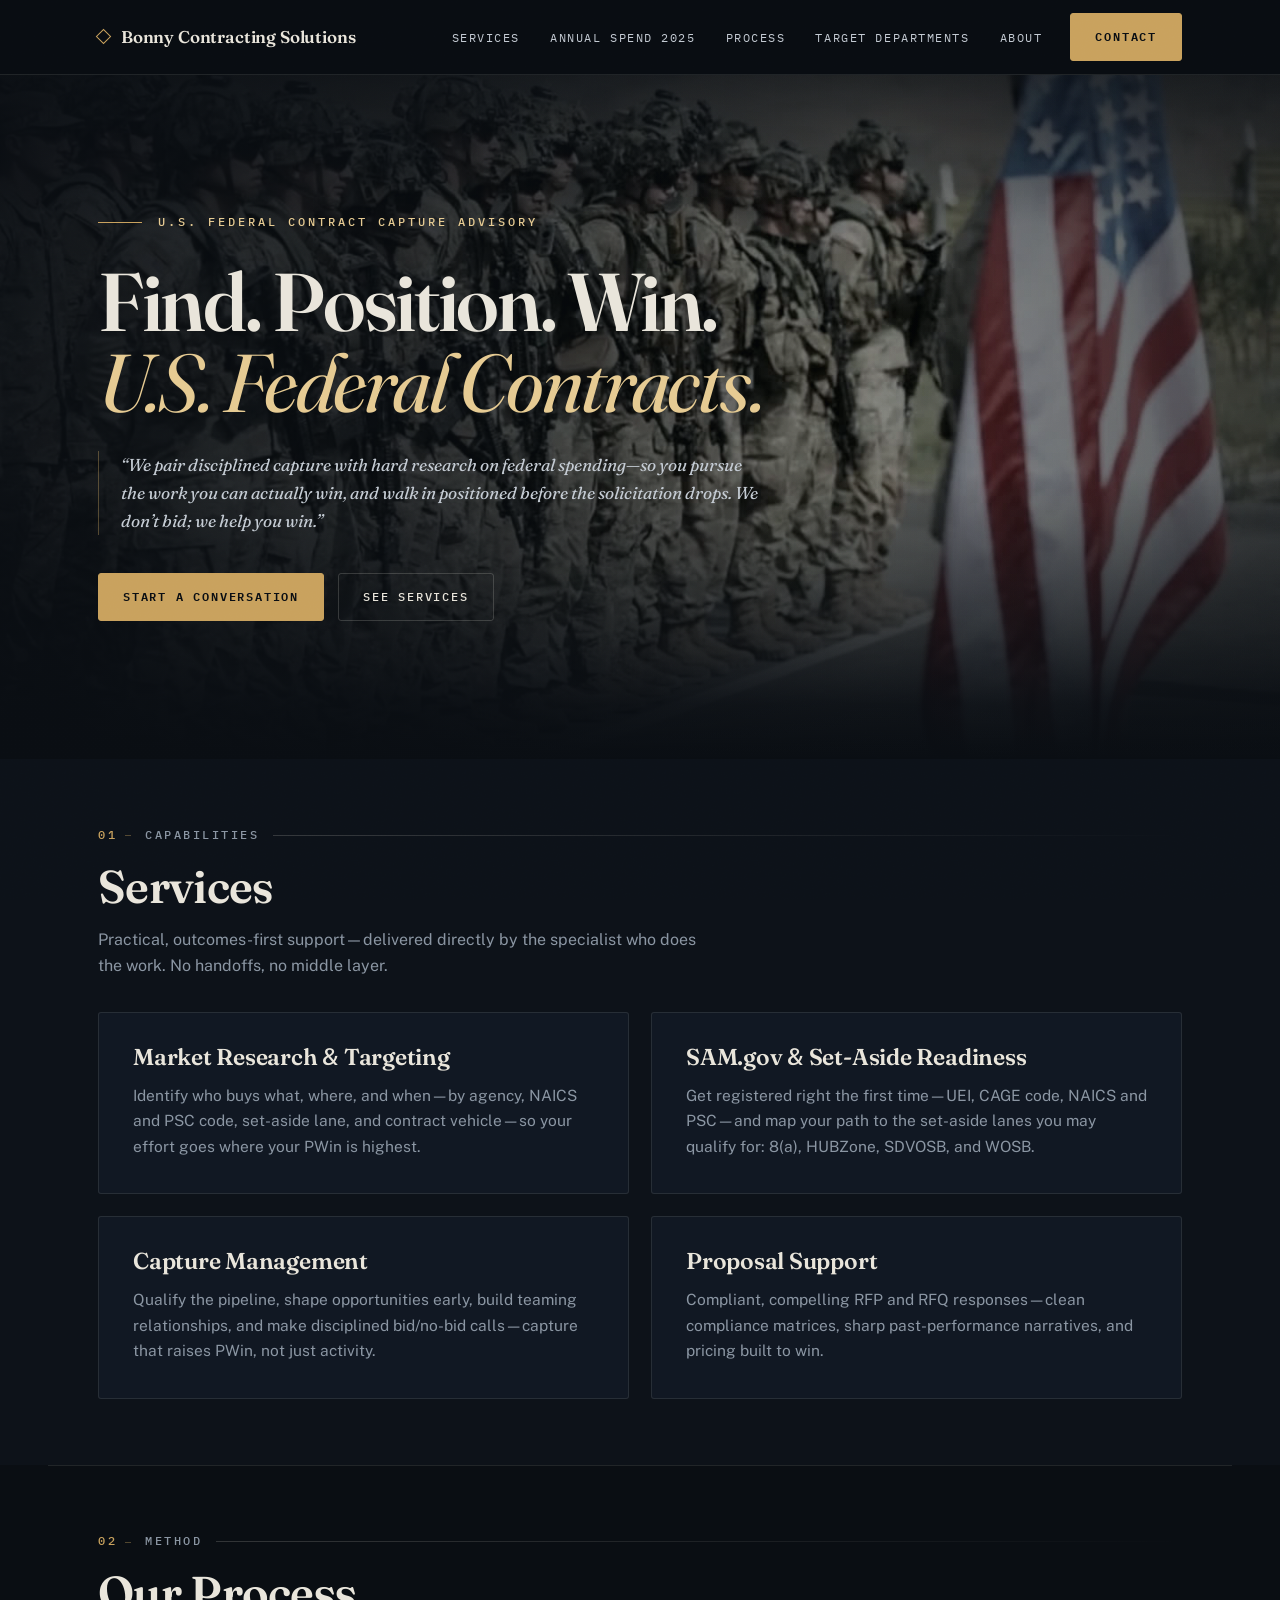
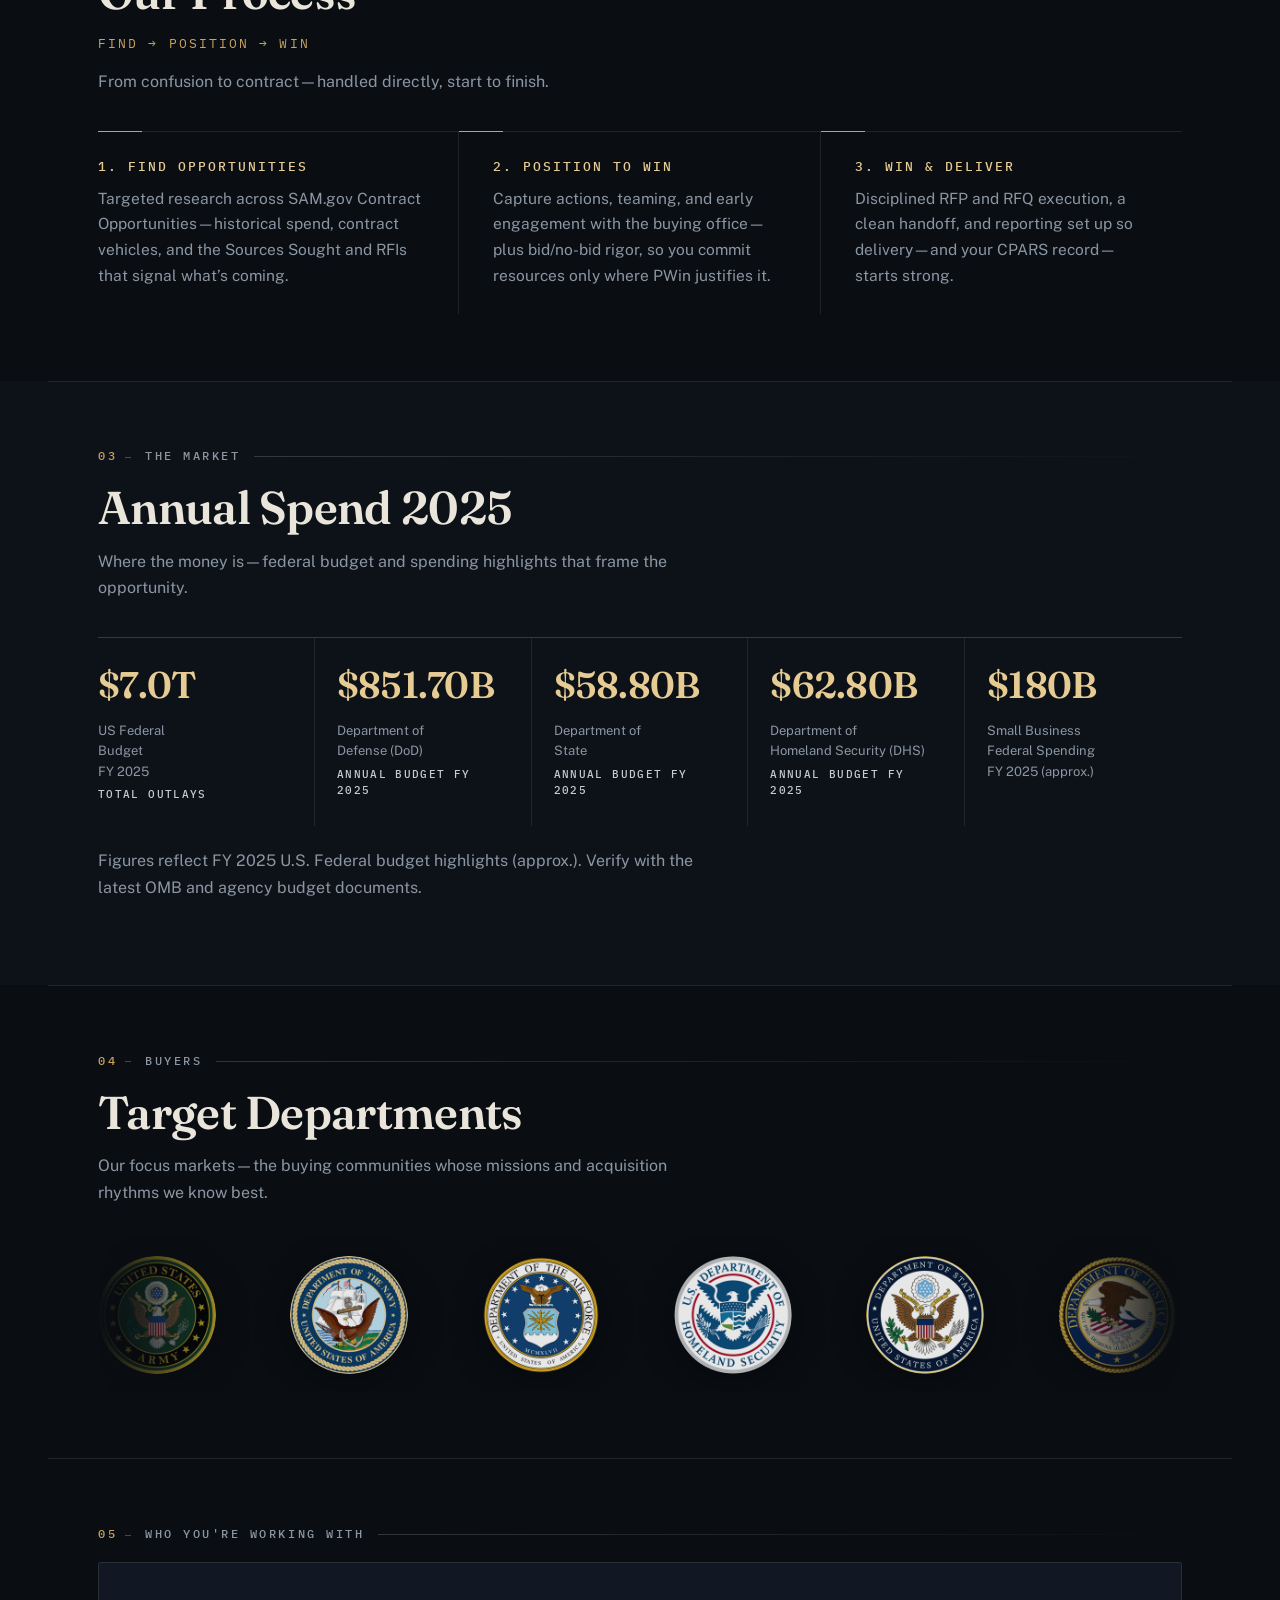
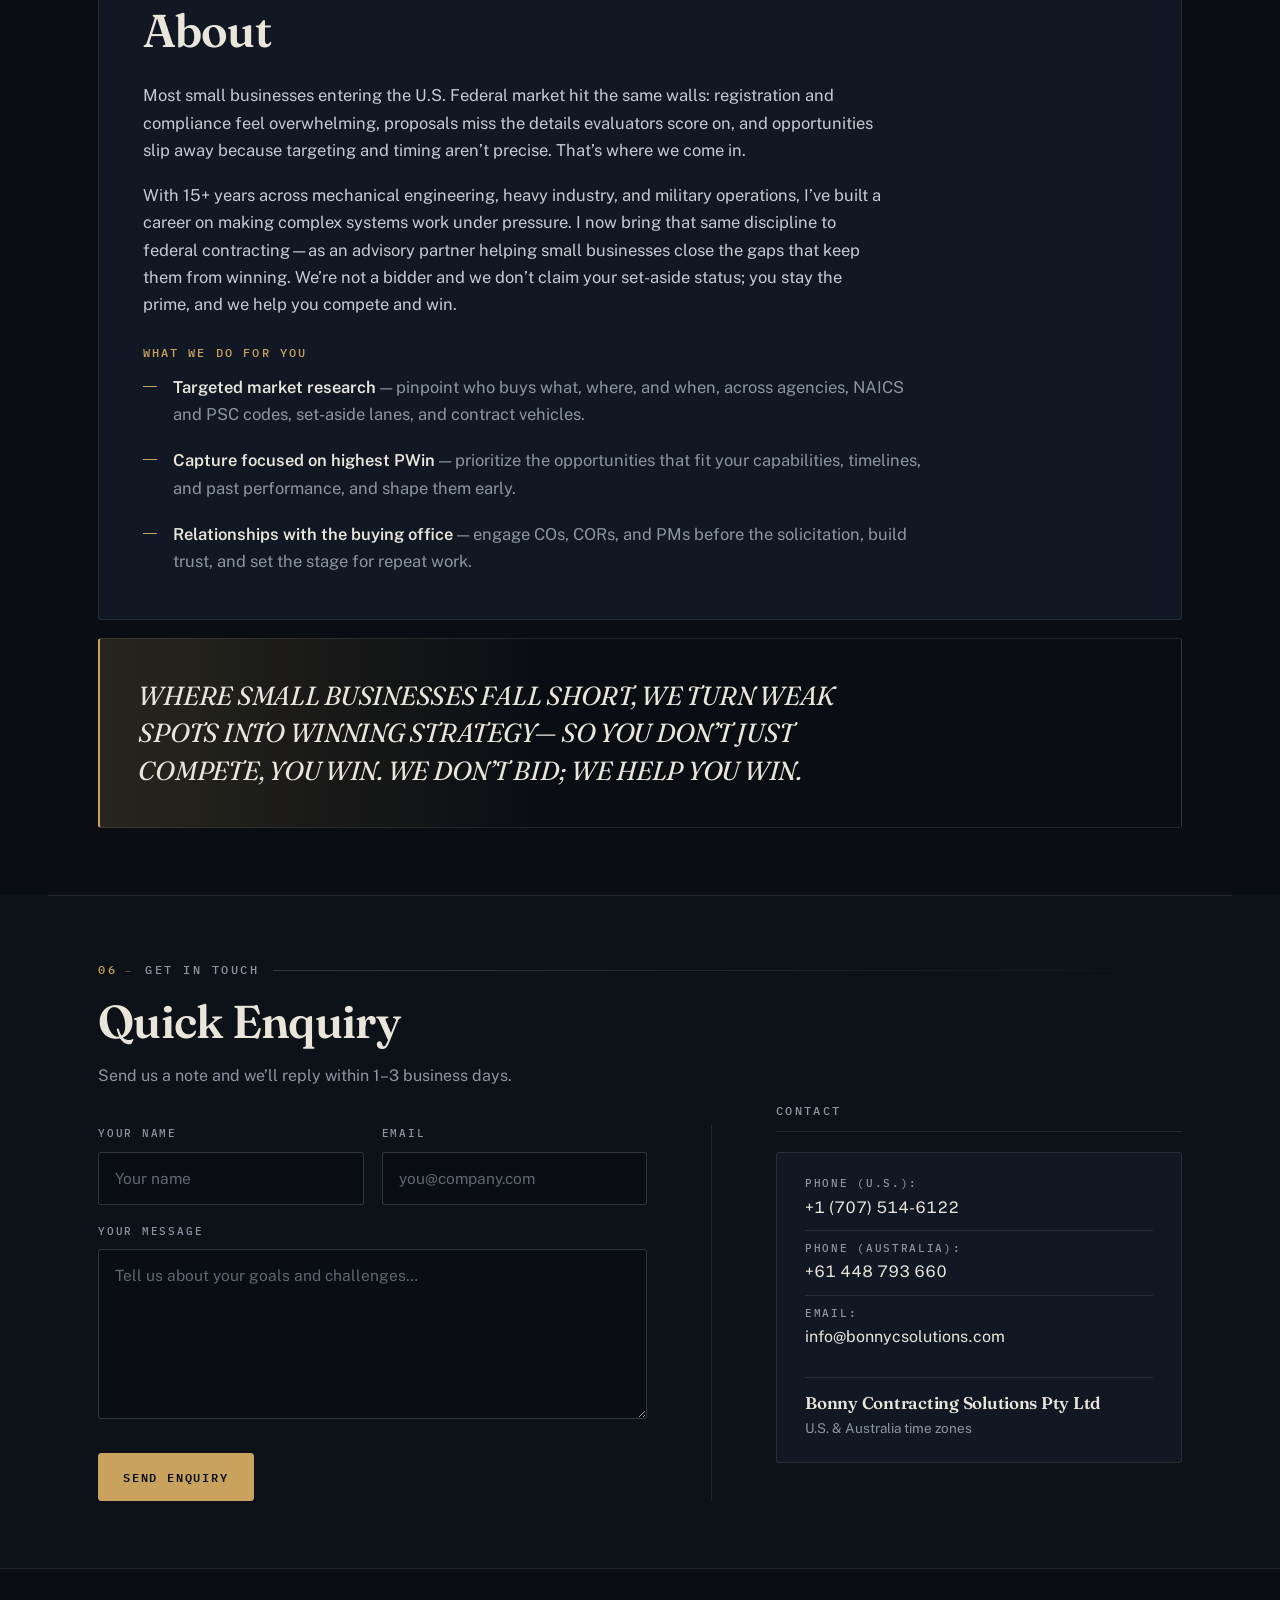
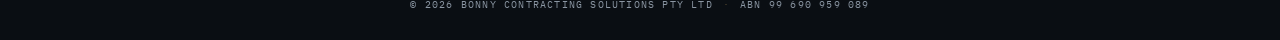
<file: index.html>
<!doctype html>
<html lang="en">
<head>
  <meta charset="utf-8" />
  <!-- Desktop keeps zoom; mobile/tablet tightened by JS (viewport-fit supports notches) -->
  <meta id="viewport" name="viewport" content="width=device-width, initial-scale=1, viewport-fit=cover" />
  <title>Bonny Contracting Solutions Pty Ltd | U.S. Federal Contract Capture Advisory</title>
  <link rel="canonical" href="https://www.bonnycsolutions.com/">

  <meta name="description" content="Bonny Contracting Solutions helps U.S. small businesses find, position for, and win federal contracts—SAM.gov registration, targeting, capture management, and compliant proposals across DoD, State, and DHS.">

  <!-- Social sharing -->
  <meta property="og:title" content="Bonny Contracting Solutions — U.S. Federal Contract Capture Advisory">
  <meta property="og:description" content="Find. Position. Win. We help U.S. small businesses win federal contracts—targeting, capture, and compliant proposals. We don't bid; we help you win.">
  <meta property="og:type" content="website">
  <meta property="og:locale" content="en_US">
  <meta name="twitter:card" content="summary_large_image">

  <!-- Fonts (preconnects for faster font CSS) -->
  <link rel="preconnect" href="https://fonts.googleapis.com" crossorigin>
  <link rel="preconnect" href="https://fonts.gstatic.com" crossorigin>
  <link href="https://fonts.googleapis.com/css2?family=Fraunces:ital,opsz,wght@0,9..144,400;0,9..144,600;1,9..144,400&family=IBM+Plex+Mono:wght@400;500&family=Public+Sans:wght@400;500;600&display=swap" rel="stylesheet">

  <link rel="icon" href="favicon-32.png" sizes="32x32" type="image/png">
  <link rel="apple-touch-icon" href="favicon-180.png">


  <!-- Preload hero poster (fast first paint) -->
  <link rel="preload" as="image" href="images/hero/poster.jpg" fetchpriority="high">

  <!-- Site styles -->
  <!-- _headers caches /*.css immutable for a year, so this version query must
       change whenever styles.css changes, or returning visitors pair new HTML
       with a stale stylesheet. -->
  <link rel="stylesheet" href="styles.css?v=dossier-8" />

  <!-- Organization schema -->
  <script type="application/ld+json">
  {
    "@context":"https://schema.org",
    "@type":"ProfessionalService",
    "name":"Bonny Contracting Solutions Pty Ltd",
    "description":"Advisory firm helping U.S. small businesses find, position for, and win federal contracts—SAM.gov registration, targeting, capture management, and compliant proposals.",
    "url":"https://www.bonnycsolutions.com/",
    "email":"info@bonnycsolutions.com",
    "telephone":["+17075146122","+61448793660"],
    "areaServed":"US",
    "knowsAbout":["Federal contracting","Capture management","Proposal development","SAM.gov registration","Small business set-asides","GSA Multiple Award Schedule"]
  }
  </script>
</head>
<body>
  <!-- Skip link -->
  <a class="skip-link" href="#main">Skip to content</a>

  <div class="page">

    <!-- NAV -->
    <header class="nav">
      <div class="container nav-inner">
        <div class="brand">
          <span class="brand-mark" aria-hidden="true"></span>
          <span>Bonny Contracting Solutions</span>
        </div>

        <!-- Horizontal scroller wrapper for mobile -->
        <nav class="primary-nav" role="navigation" aria-label="Primary">
          <div class="nav-scroller" aria-label="Section links">
            <ul class="nav-list">
              <li><a href="#services">Services</a></li>
              <li><a href="#spend">Annual Spend 2025</a></li>
              <li><a href="#process">Process</a></li>
              <li><a href="#agencies">Target Departments</a></li>
              <li><a href="#about">About</a></li>
              <!-- Mobile-only Contact (desktop button remains at right) -->
              <li class="link-contact"><a href="#enquiry">Contact</a></li>
            </ul>
          </div>
        </nav>

        <!-- Desktop CTA (hidden on mobile) -->
        <a class="btn btn-primary nav-cta" href="#enquiry">Contact</a>
      </div>
    </header>

    <main id="main">
      <!-- HERO -->
      <section id="hero" class="hero section">
        <div class="hero-video" aria-hidden="true">
          <!-- No <source> children and no autoplay: script.js assigns src and
               drives the loop. With them, the browser eagerly downloaded two
               clips that the script then replaced, and reduced-motion visitors
               (who never see video) downloaded them too. Poster carries the
               same baked grade as the clips, so there is no brightness pop
               when the first one starts. -->
          <video id="videoA" class="hero-video-el" playsinline muted preload="none" poster="images/hero/poster.jpg"></video>
          <video id="videoB" class="hero-video-el" playsinline muted preload="none" poster="images/hero/poster.jpg"></video>

        </div>

        <div class="container">
          <div class="hero-panel">
            <p class="hero-eyebrow">U.S. Federal Contract Capture Advisory</p>
            <h1>Find. Position. Win.<span class="h1-alt">U.S. Federal Contracts.</span></h1>
            <p class="hero-quote">“We pair disciplined capture with hard research on federal spending—so you pursue the work you can actually win, and walk in positioned before the solicitation drops. We don’t bid; we help you win.”</p>

            <div class="cta-row">
              <a class="btn btn-primary" href="#enquiry">Start a Conversation</a>
              <a class="btn btn-ghost" href="#services">See Services</a>
            </div>

          </div>
        </div>
      </section>

      <!-- SERVICES -->
      <section id="services" class="section">
        <div class="container">
          <p class="eyebrow"><span class="eyebrow-idx">01</span> Capabilities</p>
          <h2>Services</h2>
          <p class="muted">Practical, outcomes-first support—delivered directly by the specialist who does the work. No handoffs, no middle layer.</p>

          <div class="services-grid">
            <article class="service-card">
              <div class="service-body">
                <h3>Market Research <span class="amp">&amp;</span> Targeting</h3>
                <p>Identify who buys what, where, and when—by agency, NAICS and PSC code, set-aside lane, and contract vehicle—so your effort goes where your PWin is highest.</p>
              </div>
            </article>

            <article class="service-card">
              <div class="service-body">
                <h3>SAM.gov <span class="amp">&amp;</span> Set-Aside Readiness</h3>
                <p>Get registered right the first time—UEI, CAGE code, NAICS and PSC—and map your path to the set-aside lanes you may qualify for: 8(a), HUBZone, SDVOSB, and WOSB.</p>
              </div>
            </article>

            <article class="service-card">
              <div class="service-body">
                <h3>Capture Management</h3>
                <p>Qualify the pipeline, shape opportunities early, build teaming relationships, and make disciplined bid/no-bid calls—capture that raises PWin, not just activity.</p>
              </div>
            </article>

            <article class="service-card">
              <div class="service-body">
                <h3>Proposal Support</h3>
                <p>Compliant, compelling RFP and RFQ responses—clean compliance matrices, sharp past-performance narratives, and pricing built to win.</p>
              </div>
            </article>
          </div>
        </div>
      </section>

      <!-- PROCESS -->
      <section id="process" class="section">
        <div class="container">
          <p class="eyebrow"><span class="eyebrow-idx">02</span> Method</p>
          <h2>Our Process</h2>
          <div class="process-line">Find → Position → Win</div>
          <p class="muted">From confusion to contract—handled directly, start to finish.</p>

          <div class="steps">
            <div class="step">
              <h3>1. Find Opportunities</h3>
              <p>Targeted research across SAM.gov Contract Opportunities—historical spend, contract vehicles, and the Sources Sought and RFIs that signal what’s coming.</p>
            </div>
            <div class="step">
              <h3>2. Position to Win</h3>
              <p>Capture actions, teaming, and early engagement with the buying office—plus bid/no-bid rigor, so you commit resources only where PWin justifies it.</p>
            </div>
            <div class="step">
              <h3>3. Win &amp; Deliver</h3>
              <p>Disciplined RFP and RFQ execution, a clean handoff, and reporting set up so delivery—and your CPARS record—starts strong.</p>
            </div>
          </div>
        </div>
      </section>

      <!-- ANNUAL SPEND -->
      <section id="spend" class="section">
        <div class="container">
          <p class="eyebrow"><span class="eyebrow-idx">03</span> The Market</p>
          <h2>Annual Spend 2025</h2>
          <p class="muted">Where the money is—federal budget and spending highlights that frame the opportunity.</p>

          <div class="stats">
            <div class="stat-card">
              <div class="stat-stack">
                <span class="stat-ghost" aria-hidden="true">$7.0T</span>
                <div class="stat-value" data-target="7.0" data-suffix="T">$7.0T</div>
              </div>
              <div class="stat-caption">US Federal<br>Budget<br>FY 2025<br><strong>Total Outlays</strong></div>
            </div>

            <div class="stat-card">
              <div class="stat-stack">
                <span class="stat-ghost" aria-hidden="true">$851.70B</span>
                <div class="stat-value" data-target="851.7" data-suffix="B">$851.70B</div>
              </div>
              <div class="stat-caption">Department of<br>Defense (DoD)<br><strong>Annual Budget FY 2025</strong></div>
            </div>

            <div class="stat-card">
              <div class="stat-stack">
                <span class="stat-ghost" aria-hidden="true">$58.80B</span>
                <div class="stat-value" data-target="58.8" data-suffix="B">$58.80B</div>
              </div>
              <div class="stat-caption">Department of<br>State<br><strong>Annual Budget FY 2025</strong></div>
            </div>

            <div class="stat-card">
              <div class="stat-stack">
                <span class="stat-ghost" aria-hidden="true">$62.8B</span>
                <div class="stat-value" data-target="62.8" data-suffix="B">$62.80B</div>
              </div>
              <div class="stat-caption">Department of<br>Homeland Security (DHS)<br><strong>Annual Budget FY 2025</strong></div>
            </div>

            <div class="stat-card">
              <div class="stat-stack">
                <span class="stat-ghost" aria-hidden="true">$180B</span>
                <div class="stat-value" data-target="180" data-suffix="B">$180B</div>
              </div>
              <div class="stat-caption">Small Business<br>Federal Spending<br>FY 2025 (approx.)</div>
            </div>
          </div>

          <p class="muted stats-note">
            Figures reflect FY&nbsp;2025 U.S. Federal budget highlights (approx.). Verify with the latest OMB and agency budget documents.
          </p>
        </div>
      </section>

      <!-- TARGET DEPARTMENTS -->
      <section id="agencies" class="section">
        <div class="container">
          <p class="eyebrow"><span class="eyebrow-idx">04</span> Buyers</p>
          <h2>Target Departments</h2>
          <p class="muted">Our focus markets—the buying communities whose missions and acquisition rhythms we know best.</p>

          <div class="seal-track">
            <div class="seal-row">
              <img class="seal" width="112" height="112" decoding="async" loading="lazy" src="images/Department/army.png" alt="Seal of the U.S. Department of the Army">
              <img class="seal" width="112" height="112" decoding="async" loading="lazy" src="images/Department/navy.png" alt="Seal of the U.S. Department of the Navy">
              <img class="seal" width="112" height="112" decoding="async" loading="lazy" src="images/Department/airforce.png" alt="Seal of the U.S. Department of the Air Force">
              <img class="seal" width="112" height="112" decoding="async" loading="lazy" src="images/Department/dhs.png" alt="Seal of the U.S. Department of Homeland Security">
              <img class="seal" width="112" height="112" decoding="async" loading="lazy" src="images/Department/state.png" alt="Seal of the U.S. Department of State">
              <img class="seal" width="112" height="112" decoding="async" loading="lazy" src="images/Department/justice.png" alt="Seal of the U.S. Department of Justice">
              <img class="seal" width="112" height="112" decoding="async" loading="lazy" src="images/Department/vet.png" alt="Seal of the U.S. Department of Veterans Affairs">
            </div>
          </div>
        </div>
      </section>

      <!-- ABOUT -->
<section id="about" class="section">
  <div class="container">

    <p class="eyebrow"><span class="eyebrow-idx">05</span> Who You're Working With</p>

    <div class="bubble">
      <h2>About</h2>

      <p>Most small businesses entering the U.S. Federal market hit the same walls: registration and compliance feel overwhelming, proposals miss the details evaluators score on, and opportunities slip away because targeting and timing aren’t precise. That’s where we come in.</p>

      <p>With 15+ years across mechanical engineering, heavy industry, and military operations, I’ve built a career on making complex systems work under pressure. I now bring that same discipline to federal contracting—as an advisory partner helping small businesses close the gaps that keep them from winning. We’re not a bidder and we don’t claim your set-aside status; you stay the prime, and we help you compete and win.</p>

      <h3>What We Do for You</h3>
      <ul class="what-we-do">
        <li><strong>Targeted market research</strong> — pinpoint who buys what, where, and when, across agencies, NAICS and PSC codes, set-aside lanes, and contract vehicles.</li>
        <li><strong>Capture focused on highest PWin</strong> — prioritize the opportunities that fit your capabilities, timelines, and past performance, and shape them early.</li>
        <li><strong>Relationships with the buying office</strong> — engage COs, CORs, and PMs before the solicitation, build trust, and set the stage for repeat work.</li>
      </ul>
    </div><!-- /bubble -->

    <!-- Bubble: closer statement -->
    <div class="closer-block bubble bubble--tight">
      <div class="closer-rule" aria-hidden="true"></div>
      <h3 class="closer-line">
        Where small businesses fall short, we turn weak spots into winning strategy—
        so you don’t just compete, you win. We don’t bid; we help you win.
      </h3>
    </div>

  </div><!-- /container -->
</section>



      <!-- ENQUIRY -->
      <section id="enquiry" class="section">
        <div class="container">

          <div class="enquiry-head">
            <p class="eyebrow"><span class="eyebrow-idx">06</span> Get In Touch</p>
            <h2 class="enquiry-title">Quick Enquiry</h2>
          </div>

          <p class="muted">Send us a note and we’ll reply within 1–3 business days.</p>

          <div class="enquiry-grid">
            <div class="enquiry-col">
              <form class="enquiry-form" id="enquiryForm" name="enquiry" method="POST"
                    data-netlify="true" netlify-honeypot="hp" novalidate>
                <!-- Netlify matches submissions to this form by name. -->
                <input type="hidden" name="form-name" value="enquiry" />
                <div class="grid">
                  <label class="field">
                    <span>Your name</span>
                    <input name="name" type="text" placeholder="Your name" required />
                  </label>
                  <label class="field">
                    <span>Email</span>
                    <input name="email" type="email" placeholder="you@company.com" required />
                  </label>
                </div>

                <input class="hp-field" name="hp" autocomplete="off" tabindex="-1" aria-hidden="true" />

                <label class="field field-message">
                  <span>Your message</span>
                  <textarea name="message" rows="6" placeholder="Tell us about your goals and challenges…" required></textarea>
                </label>

                <div class="enquiry-actions">
                  <button class="btn btn-primary" type="submit">Send Enquiry</button>
                  <span id="enquiryStatus" class="enquiry-status" role="status" aria-live="polite"></span>
                </div>
              </form>
            </div>

            <div class="enquiry-divider" aria-hidden="true"></div>

            <div class="enquiry-col">
              <h3 class="contact-heading">Contact</h3>
              <div class="contact-card">
                <ul class="contact-list">
                  <li><strong>Phone (U.S.):</strong> <a href="tel:+17075146122">+1 (707) 514-6122</a></li>
                  <li><strong>Phone (Australia):</strong> <a href="tel:+61448793660">+61 448 793 660</a></li>
                  <li><strong>Email:</strong> <a href="mailto:info@bonnycsolutions.com">info@bonnycsolutions.com</a></li>
                </ul>
                <hr class="card-divider" />
                <div class="company-block">
                  <h4>Bonny Contracting Solutions Pty Ltd</h4>
                  <div class="muted">U.S. &amp; Australia time zones</div>
                </div>
              </div>
            </div>
          </div>
        </div>
      </section>
    </main>

    <footer class="site-footer">
      <div class="container footer-inner">
        <span>© <span id="year"></span> Bonny Contracting Solutions Pty Ltd</span>
        <span class="footer-sep" aria-hidden="true">·</span>
        <span>ABN 99 690 959 089</span>
      </div>
    </footer>

  </div>

  <script src="script.js?v=dossier-5" defer></script>

</body>
</html>
</file>
<file: styles.css>
/* =========================================================
   Bonny Contracting Solutions — styles.css
   Aesthetic: "federal dossier" — ink, bone, brass.
   Brass (#C9A25E) is drawn from the gold in the department
   seals, so the accent and the imagery agree.
   ========================================================= */

:root{
  /* Surfaces */
  --ink:#0A0E13;
  --ink-2:#0D1219;
  --surface:#111823;
  --surface-2:#151D29;

  /* Ink-on-dark */
  --bone:#E9E5DB;
  --bone-2:#C4CBD3;
  --muted:#8B96A3;

  /* Accent */
  --brass:#C9A25E;
  --brass-2:#E6CB93;
  --brass-dim:rgba(201,162,94,.16);
  --brass-line:rgba(201,162,94,.38);

  /* Hairlines */
  --line:rgba(233,229,219,.10);
  --line-2:rgba(233,229,219,.18);

  /* Type */
  --font-display:"Fraunces","Iowan Old Style",Georgia,"Times New Roman",serif;
  --font-sans:"Public Sans",system-ui,-apple-system,"Segoe UI",sans-serif;
  --font-mono:"IBM Plex Mono",ui-monospace,SFMono-Regular,Menlo,monospace;

  /* Geometry — polished, near-square edges */
  --r:3px;
  --r-lg:6px;
  --shell:1180px;
  --gutter:clamp(20px,5vw,48px);

  /* Sticky-nav height, kept in a var so scroll offsets and layout agree.
     Anchor jumps use it via scroll-padding-top; overridden per breakpoint. */
  --nav-h:74px;

  /* Marquee (consumed by script.js clone logic) */
  --seal-size:118px;
  --seal-gap:74px;
  --seal-speed:46s;
  --edge-fade:14%;

  /* Set at runtime by script.js */
  --stats-caption-h:auto;
  --stats-line-h:auto;
}

/* =========================================================
   Base
   ========================================================= */
*{box-sizing:border-box}
html,body{margin:0;padding:0}
html{scroll-behavior:smooth}

/* Offset anchor jumps so a section heading lands below the sticky nav rather
   than behind it. scroll-padding drives keyboard/anchor scrolling; the matching
   scroll-margin on each section is the belt-and-braces fallback. */
html{scroll-padding-top:calc(var(--nav-h) + 18px)}

/* Do NOT use `overflow-x:hidden` here. On the root it creates a scroll
   container, which (a) combined with `overscroll-behavior` stops the mouse
   wheel scrolling the page in Chromium, and (b) can break `position:sticky`
   descendants. `overflow-x:clip` clips without creating a scroll container,
   so it cannot capture the wheel. Older Safari (<16) lacks `clip`; there we
   fall back to `hidden` on body only, never on html. */
html,body{overflow-x:clip}
@supports not (overflow:clip){
  html{overflow-x:visible}
  body{overflow-x:hidden}
}

body{
  background:var(--ink);
  color:var(--bone);
  font-family:var(--font-sans);
  font-size:16.5px;
  line-height:1.65;
  -webkit-font-smoothing:antialiased;
  text-rendering:optimizeLegibility;
}

/* Film grain — sits above everything, ignores pointer events. */
body::after{
  content:"";
  position:fixed;
  inset:0;
  z-index:9999;
  pointer-events:none;
  opacity:.035;
  mix-blend-mode:soft-light;
  background-image:url("data:image/svg+xml,%3Csvg xmlns='http://www.w3.org/2000/svg' width='200' height='200'%3E%3Cfilter id='n'%3E%3CfeTurbulence type='fractalNoise' baseFrequency='.75' numOctaves='3'/%3E%3C/filter%3E%3Crect width='200' height='200' filter='url(%23n)'/%3E%3C/svg%3E");
}

img{display:block;max-width:100%;height:auto}
a{color:var(--brass-2);text-decoration:none}
a:hover{color:var(--brass)}

::selection{background:var(--brass);color:#0A0E13}

:focus-visible{
  outline:2px solid var(--brass);
  outline-offset:3px;
  border-radius:2px;
}

.container{
  width:100%;
  max-width:var(--shell);
  margin:0 auto;
  padding-inline:var(--gutter);
}

.sr-only,.skip-link:not(:focus){
  position:absolute;width:1px;height:1px;padding:0;margin:-1px;
  overflow:hidden;clip:rect(0 0 0 0);white-space:nowrap;border:0;
}
.skip-link:focus{
  position:fixed;top:12px;left:12px;z-index:10000;
  width:auto;height:auto;clip:auto;margin:0;
  padding:10px 16px;background:var(--brass);color:#0A0E13;
  font-family:var(--font-mono);font-size:13px;
}

/* =========================================================
   Typography
   ========================================================= */
h1,h2,h3,h4{
  font-family:var(--font-display);
  font-weight:600;
  line-height:1.05;
  letter-spacing:-.015em;
  margin:0 0 .5em;
  color:var(--bone);
  font-optical-sizing:auto;
}
p{margin:0 0 1.1em}
.muted{color:var(--muted)}
strong{font-weight:600;color:var(--bone)}

/* Mono eyebrow: "01 / CAPABILITIES" with a brass rule */
.eyebrow{
  display:flex;
  align-items:center;
  gap:14px;
  margin:0 0 18px;
  font-family:var(--font-mono);
  font-size:11.5px;
  font-weight:500;
  letter-spacing:.22em;
  text-transform:uppercase;
  color:var(--muted);
}
.eyebrow::after{
  content:"";
  flex:1 1 auto;
  height:1px;
  background:linear-gradient(90deg,var(--line-2),transparent);
}
.eyebrow-idx{
  color:var(--brass);
  position:relative;
  padding-right:14px;
}
.eyebrow-idx::after{
  content:"";
  position:absolute;
  right:0;top:50%;
  width:6px;height:1px;
  background:var(--brass-line);
}

/* =========================================================
   Sections
   ========================================================= */
.section{
  padding:clamp(48px,5.2vw,80px) 0;
  position:relative;
  scroll-margin-top:calc(var(--nav-h) + 18px);
}
.section + .section::before{
  content:"";
  position:absolute;
  top:0;
  left:var(--gutter);
  right:var(--gutter);
  height:1px;
  background:var(--line);
}
#services,#spend,#enquiry{background:var(--ink-2)}

.section h2{
  font-size:clamp(30px,3.6vw,46px);
  margin-bottom:.35em;
  max-width:22ch;
}
.section > .container > .muted{
  max-width:62ch;
  font-size:16px;
}

/* =========================================================
   Nav
   ========================================================= */
.nav{
  position:sticky;top:0;z-index:60;
  background:color-mix(in srgb,var(--ink) 82%,transparent);
  backdrop-filter:blur(14px) saturate(1.3);
  -webkit-backdrop-filter:blur(14px) saturate(1.3);
  border-bottom:1px solid var(--line);
}
.nav-inner{
  display:flex;align-items:center;gap:28px;
  min-height:74px;
}
.brand{
  display:flex;align-items:center;gap:12px;
  flex:0 0 auto;
  font-family:var(--font-display);
  font-size:17px;
  font-weight:600;
  letter-spacing:-.01em;
  color:var(--bone);
  white-space:nowrap;
}
.brand-mark{
  width:11px;height:11px;
  border:1.5px solid var(--brass);
  transform:rotate(45deg);
  flex:0 0 auto;
}

.primary-nav{flex:1 1 auto;min-width:0}
.nav-scroller{overflow:visible}
.nav-list{
  list-style:none;margin:0;padding:0;
  display:flex;justify-content:flex-end;gap:30px;
}
.nav-list a{
  font-family:var(--font-mono);
  font-size:12px;
  letter-spacing:.13em;
  text-transform:uppercase;
  color:var(--bone-2);
  position:relative;
  padding-block:6px;
  white-space:nowrap;
}
.nav-list a::after{
  content:"";
  position:absolute;left:0;right:0;bottom:0;
  height:1px;background:var(--brass);
  transform:scaleX(0);
  transform-origin:right;
  transition:transform .32s cubic-bezier(.2,.7,.2,1);
}
.nav-list a:hover{color:var(--bone)}
.nav-list a:hover::after{transform:scaleX(1);transform-origin:left}

/* Current section, set by the scroll-spy in script.js. Reads as a quiet
   "you are here" rather than a second hover state. */
.nav-list a.is-active{color:var(--bone)}
.nav-list a.is-active::after{transform:scaleX(1);transform-origin:left}

.link-contact{display:none}
.nav-cta{flex:0 0 auto}

/* =========================================================
   Buttons
   ========================================================= */
.btn{
  display:inline-flex;align-items:center;justify-content:center;
  gap:10px;
  padding:13px 24px;
  border-radius:var(--r);
  border:1px solid var(--line-2);
  background:transparent;
  color:var(--bone);
  font-family:var(--font-mono);
  font-size:12px;
  font-weight:500;
  letter-spacing:.15em;
  text-transform:uppercase;
  cursor:pointer;
  transition:background .25s ease,border-color .25s ease,color .25s ease,transform .25s ease;
}
.btn:hover{
  border-color:var(--brass-line);
  background:var(--brass-dim);
  color:var(--bone);
  transform:translateY(-1px);
}
.btn-primary{
  background:var(--brass);
  border-color:var(--brass);
  color:#0A0E13;
  font-weight:600;
}
.btn-primary:hover{
  background:var(--brass-2);
  border-color:var(--brass-2);
  color:#0A0E13;
}
.btn-ghost{background:transparent;color:var(--bone)}

/* =========================================================
   Hero
   ========================================================= */
.hero{
  position:relative;
  display:flex;align-items:center;
  min-height:clamp(560px,76vh,820px);
  padding:0;
  overflow:hidden;
  isolation:isolate;
}
.hero.section + .section::before{display:none}

.hero-video{
  position:absolute;inset:0;z-index:0;overflow:hidden;
  /* Poster as a permanent base layer so the hero is never empty: shown before
     the loop starts, on slow/save-data/reduced-motion, and if a clip fails to
     paint. The <video> elements sit on top and cover it once they play. */
  background:var(--ink) url("images/hero/poster.jpg") center 42%/cover no-repeat;
}
.hero-video-el{
  position:absolute;inset:0;
  width:100%;height:100%;
  object-fit:cover;object-position:center 42%;
  opacity:0;
  /* The saturate/brightness grade is baked into the encodes (and the poster),
     so no per-frame filter here. Contrast is cheap and stays. */
  filter:contrast(1.06);
  transition:opacity .9s ease;
}
.hero-video-el.is-front{opacity:1;transition:opacity .9s ease}

/* Layered scrim: horizontal falloff, vertical seat into the page. */
.hero-video::after{
  content:"";
  position:absolute;inset:0;z-index:1;
  background:
    linear-gradient(90deg,rgba(10,14,19,.94) 0%,rgba(10,14,19,.74) 34%,rgba(10,14,19,.24) 68%,rgba(10,14,19,.44) 100%),
    linear-gradient(180deg,rgba(10,14,19,.62) 0%,transparent 22%,transparent 58%,rgba(10,14,19,.92) 92%,var(--ink) 100%),
    radial-gradient(130% 100% at 18% 50%,transparent 0 38%,rgba(10,14,19,.5) 100%);
}
.hero .container{position:relative;z-index:2}

.hero-panel{max-width:780px}

.hero-eyebrow{
  display:flex;align-items:center;gap:16px;
  margin:0 0 30px;
  font-family:var(--font-mono);
  font-size:11.5px;font-weight:500;
  letter-spacing:.26em;text-transform:uppercase;
  color:var(--brass-2);
}
.hero-eyebrow::before{
  content:"";width:44px;height:1px;background:var(--brass);flex:0 0 auto;
}

.hero h1{
  font-size:clamp(42px,6.4vw,90px);
  line-height:.98;
  letter-spacing:-.028em;
  font-weight:600;
  margin:0 0 28px;
  text-wrap:balance;
}
.h1-alt{
  display:block;
  color:var(--brass-2);
  font-style:italic;
  font-weight:400;
}

.hero-quote{
  position:relative;
  margin:0 0 38px;
  padding-left:22px;
  border-left:1px solid var(--brass-line);
  max-width:60ch;
  font-family:var(--font-display);
  font-style:italic;
  font-size:clamp(16.5px,1.35vw,19.5px);
  line-height:1.62;
  color:var(--bone-2);
}

.cta-row{display:flex;gap:14px;flex-wrap:wrap}

/* Staggered entrance — one orchestrated reveal, not scattered fidgets. */
@media (prefers-reduced-motion:no-preference){
  .hero-eyebrow,.hero h1,.hero-quote,.cta-row{
    animation:rise .9s cubic-bezier(.16,.84,.28,1) backwards;
  }
  .hero-eyebrow{animation-delay:.06s}
  .hero h1{animation-delay:.16s}
  .hero-quote{animation-delay:.3s}
  .cta-row{animation-delay:.42s}
}
@keyframes rise{
  from{opacity:0;transform:translateY(18px)}
  to{opacity:1;transform:none}
}

/* =========================================================
   Corner ticks — engineering-drawing crop marks on panels
   ========================================================= */
.tick{position:relative}
.tick::before,.tick::after{
  content:"";
  position:absolute;
  width:9px;height:9px;
  border-color:var(--brass-line);
  border-style:solid;
  opacity:0;
  transition:opacity .3s ease;
}
.tick::before{top:-1px;left:-1px;border-width:1px 0 0 1px}
.tick::after{bottom:-1px;right:-1px;border-width:0 1px 1px 0}
.tick:hover::before,.tick:hover::after{opacity:1}

/* =========================================================
   Services
   ========================================================= */
.services-grid{
  display:grid;
  grid-template-columns:repeat(2,1fr);
  gap:22px;
  margin-top:32px;
}
.service-card{
  position:relative;
  background:var(--surface);
  border:1px solid var(--line);
  border-radius:var(--r);
  padding:32px 34px 34px;
  transition:border-color .3s ease,background .3s ease,transform .3s ease;
}
.service-card:hover{
  border-color:var(--brass-line);
  background:var(--surface-2);
  transform:translateY(-3px);
}
.service-card h3{
  font-size:23px;
  margin-bottom:.6em;
  letter-spacing:-.01em;
  text-wrap:balance;
}
.service-card p{margin:0;color:var(--muted);font-size:15.5px}

/* =========================================================
   Process
   ========================================================= */
.process-line{
  font-family:var(--font-mono);
  font-size:13px;
  letter-spacing:.16em;
  text-transform:uppercase;
  color:var(--brass);
  margin:0 0 14px;
}
.steps{
  display:grid;
  grid-template-columns:repeat(3,1fr);
  gap:0;
  margin-top:36px;
  border-top:1px solid var(--line);
}
.step{
  padding:28px 32px 26px 0;
  border-right:1px solid var(--line);
  position:relative;
}
.step:last-child{border-right:0}
.step:not(:first-child){padding-left:34px}
.step::before{
  content:"";
  position:absolute;top:-1px;left:0;
  width:44px;height:1px;
  background:var(--brass);
}
.step h3{
  font-family:var(--font-mono);
  font-size:12.5px;
  font-weight:500;
  letter-spacing:.16em;
  text-transform:uppercase;
  color:var(--brass-2);
  margin-bottom:1em;
}
.step p{margin:0;color:var(--muted);font-size:15.5px}

/* =========================================================
   Annual spend — hairline table, not floating cards
   ========================================================= */
.stats{
  display:grid;
  grid-template-columns:repeat(5,1fr);
  gap:0;
  margin-top:36px;
  border-top:1px solid var(--line-2);
}
.stat-card{
  padding:28px 22px 24px;
  border-right:1px solid var(--line);
  text-align:left;
  transition:background .3s ease;
}
.stat-card:last-child{border-right:0}
.stat-card:first-child{padding-left:0}
.stat-card:hover{background:var(--surface)}

/* Fraunces ships a decorative "et" ampersand that reads as a knot at heading
   sizes. Borrow the sans ampersand for display headings only. */
.amp{font-family:var(--font-sans);font-weight:500;font-style:normal}

.stat-stack{
  position:relative;
  display:flex;align-items:flex-start;justify-content:flex-start;
  min-height:var(--stats-line-h);
}
.stat-value,.stat-ghost{
  font-family:var(--font-display);
  font-weight:600;
  font-size:clamp(28px,2.9vw,40px);
  line-height:1.05;
  letter-spacing:-.02em;
  color:var(--brass-2);
  font-variant-numeric:tabular-nums;
  font-feature-settings:"tnum" 1;
  white-space:nowrap;
}
/* Ghost reserves the final width so the count-up cannot reflow the grid. */
.stat-ghost{visibility:hidden;pointer-events:none;position:absolute;inset:auto auto 0 auto}

.stat-caption{
  margin-top:16px;
  color:var(--muted);
  font-size:13px;
  line-height:1.55;
  min-height:var(--stats-caption-h);
}
.stat-caption strong{
  display:block;
  margin-top:4px;
  font-family:var(--font-mono);
  font-size:10.5px;
  font-weight:500;
  letter-spacing:.13em;
  text-transform:uppercase;
  color:var(--bone-2);
}
.stats-note{
  margin-top:22px;
  font-size:12.5px;
  color:var(--muted);
  max-width:78ch;
}

/* =========================================================
   Department seals — continuous right-to-left marquee
   ========================================================= */
.seal-track{
  position:relative;
  overflow:hidden;
  width:100%;
  height:calc(var(--seal-size) + 36px);
  margin-top:32px;
  -webkit-mask-image:linear-gradient(90deg,transparent 0,#000 var(--edge-fade),#000 calc(100% - var(--edge-fade)),transparent 100%);
          mask-image:linear-gradient(90deg,transparent 0,#000 var(--edge-fade),#000 calc(100% - var(--edge-fade)),transparent 100%);
}
.seal-row{
  display:flex;align-items:center;gap:var(--seal-gap);
  position:absolute;left:0;top:50%;
  transform:translateY(-50%) translateX(0);
  will-change:transform;
  animation:seal-loop var(--seal-speed) linear infinite;
}
@keyframes seal-loop{
  0%{transform:translateY(-50%) translateX(0)}
  100%{transform:translateY(-50%) translateX(-50%)}
}
.seal{
  width:var(--seal-size);height:var(--seal-size);
  object-fit:contain;flex:0 0 auto;
  border-radius:50%;
  filter:saturate(.82) drop-shadow(0 6px 18px rgba(0,0,0,.55));
  opacity:.9;
  transition:filter .35s ease,opacity .35s ease,transform .35s ease;
}
.seal:hover{
  filter:saturate(1) drop-shadow(0 8px 24px rgba(0,0,0,.65));
  opacity:1;
  transform:scale(1.05);
}
.seal-track:hover .seal-row{animation-play-state:paused}

/* =========================================================
   About
   ========================================================= */
.bubble{
  background:var(--surface);
  border:1px solid var(--line);
  border-radius:var(--r);
  padding:clamp(28px,3.4vw,48px);
}
.bubble h2{margin-bottom:.6em}
.bubble p{color:var(--bone-2);max-width:74ch}
.bubble h3{
  font-family:var(--font-mono);
  font-size:12px;font-weight:500;
  letter-spacing:.18em;text-transform:uppercase;
  color:var(--brass);
  margin:2.4em 0 1.2em;
}

.what-we-do{list-style:none;margin:0;padding:0}
.what-we-do li{
  position:relative;
  padding-left:30px;
  margin-bottom:1.15em;
  color:var(--muted);
  max-width:78ch;
}
.what-we-do li:last-child{margin-bottom:0}
.what-we-do li::before{
  content:"";
  position:absolute;
  left:0;top:.72em;
  width:14px;height:1px;
  background:var(--brass);
}
.what-we-do strong{color:var(--bone)}

.closer-block{
  margin-top:18px;
  border-left:2px solid var(--brass);
  background:linear-gradient(90deg,var(--brass-dim),transparent 42%);
}
.bubble--tight{padding:clamp(28px,3vw,44px)}
.closer-rule{display:none}
/* Must out-specify `.bubble h3`, which sets the mono eyebrow treatment. */
.closer-block h3.closer-line{
  font-family:var(--font-display);
  font-style:italic;
  font-weight:400;
  font-size:clamp(19px,2.05vw,27px);
  line-height:1.42;
  letter-spacing:-.01em;
  color:var(--bone);
  margin:0;
  max-width:56ch;
  text-wrap:balance;
}

/* =========================================================
   Enquiry + contact
   ========================================================= */
.enquiry-head{margin-bottom:6px}
.contact-heading{
  font-family:var(--font-mono);
  font-size:11.5px;font-weight:500;
  letter-spacing:.2em;text-transform:uppercase;
  color:var(--muted);
  margin:0 0 20px;
  padding-bottom:14px;
  border-bottom:1px solid var(--line);
}

.enquiry-grid{
  display:grid;
  grid-template-columns:1.15fr 1px .85fr;
  gap:clamp(36px,5vw,72px);
  margin-top:36px;
  align-items:start;
}
.enquiry-divider{background:var(--line);width:1px;height:100%;min-height:340px}

.enquiry-form .grid{
  display:grid;grid-template-columns:1fr 1fr;gap:18px;
}
/* Space the message field off the name/email row, matching the row's own gap. */
.field-message{margin-top:18px}
.field{display:block}
.field > span{
  display:block;
  margin-bottom:9px;
  font-family:var(--font-mono);
  font-size:10.5px;font-weight:500;
  letter-spacing:.17em;text-transform:uppercase;
  color:var(--muted);
}
.field input,.field textarea{
  width:100%;
  background:var(--ink);
  border:1px solid var(--line-2);
  border-radius:var(--r);
  padding:14px 16px;
  color:var(--bone);
  font-family:var(--font-sans);
  font-size:15.5px;
  line-height:1.5;
  transition:border-color .25s ease,background .25s ease;
}
.field textarea{resize:vertical;min-height:170px}
.field input::placeholder,.field textarea::placeholder{color:#5D6874;font-family:var(--font-sans)}
.field input:focus,.field textarea:focus{
  outline:none;
  border-color:var(--brass-line);
  background:var(--ink-2);
}
.hp-field{position:absolute!important;left:-9999px!important;width:1px;height:1px;opacity:0}

.enquiry-actions{
  display:flex;align-items:center;gap:20px;
  margin-top:26px;flex-wrap:wrap;
}
.enquiry-status{
  font-family:var(--font-mono);
  font-size:12px;letter-spacing:.08em;
  color:var(--muted);
}
.enquiry-status.success{color:var(--brass-2)}
.enquiry-status.error{color:#D9736B}

/* Nudge the contact column up so its heading sits level with the form fields
   rather than trailing below them. Reset in the stacked mobile layout. */
.enquiry-col:last-child{margin-top:-20px}

.contact-card{
  background:var(--surface);
  border:1px solid var(--line);
  border-radius:var(--r);
  padding:22px 28px;
}
.contact-list{list-style:none;margin:0;padding:0}
.contact-list li{
  display:flex;flex-direction:column;gap:2px;
  padding:9px 0;
  border-bottom:1px solid var(--line);
}
.contact-list li:first-child{padding-top:0}
.contact-list li:last-child{border-bottom:0}
.contact-list strong{
  font-family:var(--font-mono);
  font-size:10.5px;font-weight:500;
  letter-spacing:.16em;text-transform:uppercase;
  color:var(--muted);
}
.contact-list a,.contact-list span{
  font-size:16px;
  color:var(--bone);
  font-variant-numeric:tabular-nums;
}
.contact-list a:hover{color:var(--brass-2)}

.card-divider{
  border:0;height:1px;background:var(--line);
  margin:18px 0 16px;
}
.company-block h4{
  font-size:17px;
  margin-bottom:.3em;
}
.company-block .muted{font-size:13.5px}

/* =========================================================
   Footer
   ========================================================= */
.site-footer{
  border-top:1px solid var(--line);
  padding:26px 0;
  background:var(--ink);
}
.footer-inner{
  font-family:var(--font-mono);
  font-size:10px;
  letter-spacing:.12em;
  text-transform:uppercase;
  color:var(--muted);
  text-align:center;
  /* flex-wrap so the ABN drops to its own line on narrow screens instead of
     overflowing; the separator hides when it does. */
  display:flex;
  flex-wrap:wrap;
  align-items:center;
  justify-content:center;
  gap:0 10px;
  line-height:1.9;
}
.footer-sep{color:var(--brass-line)}
@media (max-width:520px){
  .footer-sep{display:none}
  .footer-inner{gap:0}
  .footer-inner > span{flex:0 0 100%}
}

/* =========================================================
   Scroll-triggered reveals (progressive enhancement)
   ========================================================= */
@media (prefers-reduced-motion:no-preference){
  @supports (animation-timeline:view()){
    .service-card,.step,.stat-card,.bubble,.closer-block,.seal-track,.contact-card,.enquiry-form{
      animation:rise .8s linear both;
      animation-timeline:view();
      animation-range:entry 2% cover 20%;
    }
  }
}

/* =========================================================
   Responsive
   ========================================================= */
@media (max-width:1080px){
  .stats{grid-template-columns:repeat(3,1fr)}
  .stat-card:nth-child(3){border-right:0}
  .stat-card:nth-child(n+4){border-top:1px solid var(--line)}
}

@media (max-width:900px){
  /* Nav wraps to two rows here (brand over a scrolling link row), so the
     anchor-jump offset has to grow to match the taller header. */
  html{--nav-h:118px}
  .nav-inner{min-height:64px;gap:16px;flex-wrap:wrap}
  .brand{font-size:15px;width:100%;justify-content:center;padding-top:12px}
  .primary-nav{width:100%;overflow:hidden}
  .nav-scroller{
    overflow-x:auto;overflow-y:hidden;
    -webkit-overflow-scrolling:touch;
    scrollbar-width:none;
    touch-action:pan-x;
    padding-bottom:10px;
    /* fade the overflow edge instead of hard-cutting a nav item */
    -webkit-mask-image:linear-gradient(90deg,#000 88%,transparent 100%);
            mask-image:linear-gradient(90deg,#000 88%,transparent 100%);
  }
  .nav-scroller::-webkit-scrollbar{display:none}
  .nav-list{justify-content:flex-start;gap:24px;padding-inline:2px}
  .link-contact{display:list-item}
  .nav-cta{display:none}

  .services-grid{grid-template-columns:1fr}
  .steps{grid-template-columns:1fr}
  .step{border-right:0;border-bottom:1px solid var(--line);padding:32px 0}
  .step:not(:first-child){padding-left:0}
  .step:last-child{border-bottom:0}

  .enquiry-grid{grid-template-columns:1fr}
  .enquiry-divider{display:none}
  .enquiry-col:last-child{margin-top:0}
}

@media (max-width:720px){
  :root{--seal-size:88px;--seal-gap:48px}
  .stats{grid-template-columns:repeat(2,1fr)}
  .stat-card{border-right:1px solid var(--line);border-top:1px solid var(--line)}
  .stat-card:nth-child(2n){border-right:0}
  .stat-card:nth-child(-n+2){border-top:0}
  .stat-card:last-child{grid-column:1 / -1;border-right:0}
  .enquiry-form .grid{grid-template-columns:1fr}
  .hero{min-height:auto;padding:132px 0 96px}
  .hero h1{font-size:clamp(36px,10vw,52px)}
}

/* =========================================================
   Reduced motion
   ========================================================= */
@media (prefers-reduced-motion:reduce){
  *,*::before,*::after{
    animation:none!important;
    transition:none!important;
    scroll-behavior:auto!important;
  }
  .seal-row{transform:translateY(-50%) translateX(0)}
  .hero-video-el{transition:none}
}
</file>
